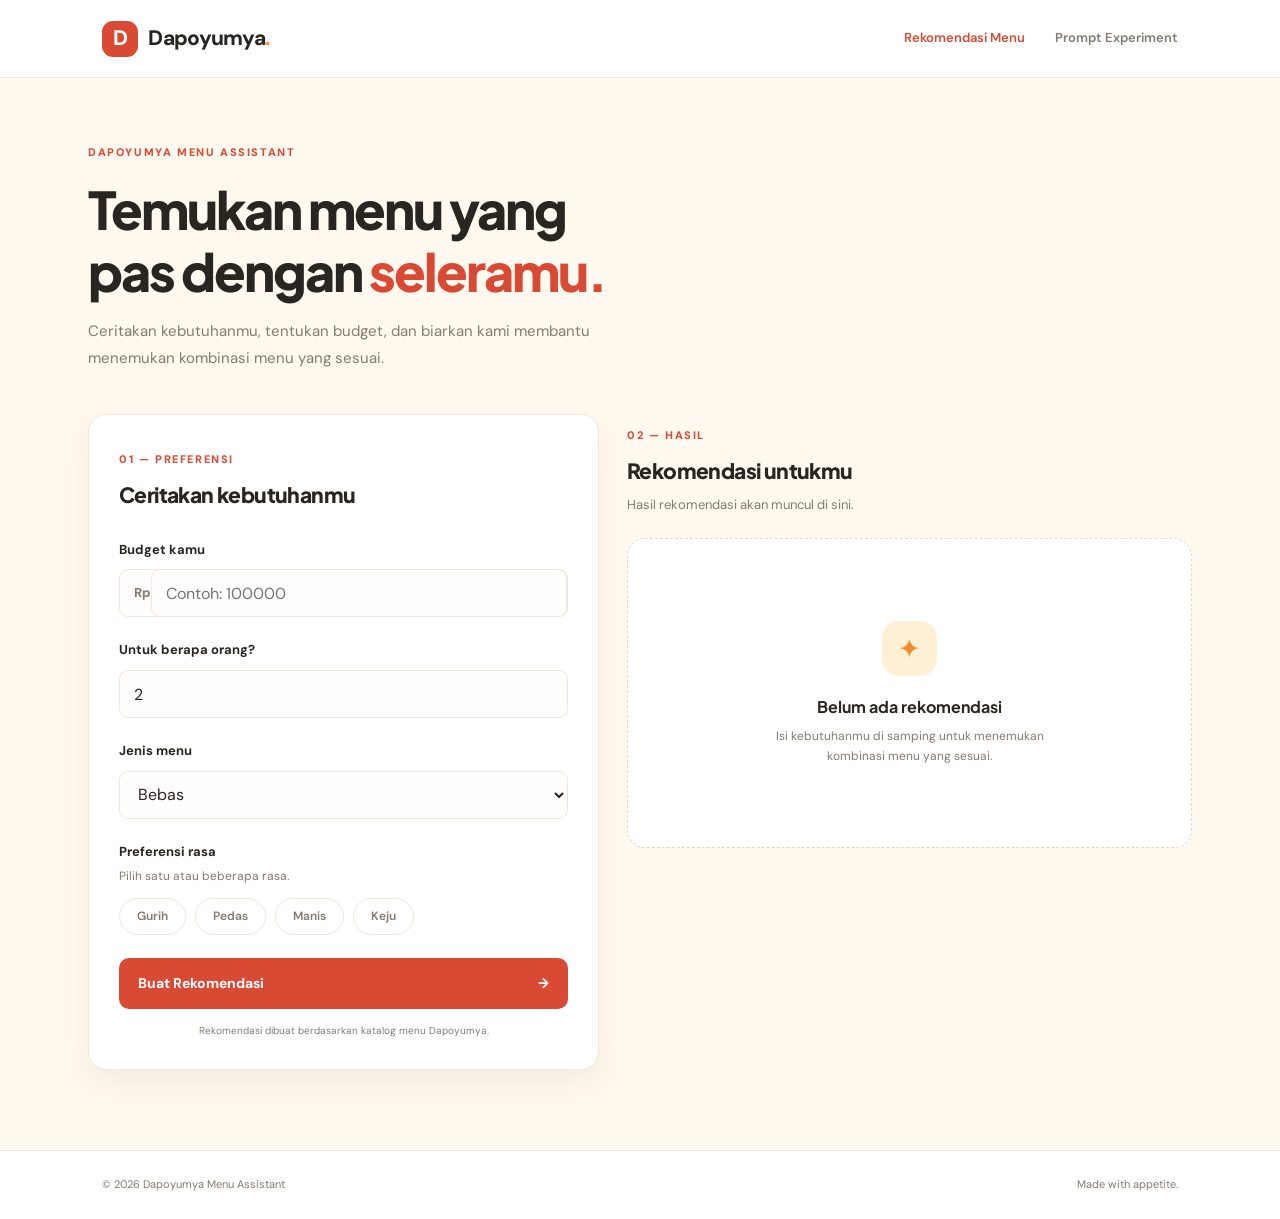
<file: frontend/index.html>
<!doctype html>
<html lang="id">
  <head>
    <meta charset="UTF-8" />
    <meta name="viewport" content="width=device-width, initial-scale=1.0" />
    <meta name="theme-color" content="#FFF9EF" />
    <title>Dapoyumya | Menu Assistant</title>
    <link rel="stylesheet" href="/frontend/css/style.css" />
  </head>
  <body>
    <header class="navbar">
      <a href="/frontend/" class="brand">
        <span class="brand-icon">D</span>
        <span>Dapoyumya<span class="brand-dot">.</span></span>
      </a>

      <nav class="nav-links">
        <a href="/frontend/" class="nav-link active">Rekomendasi Menu</a>
        <a href="/frontend/experiment.html" class="nav-link"
          >Prompt Experiment</a
        >
      </nav>
    </header>

    <main class="container">
      <section class="hero">
        <span class="eyebrow">DAPOYUMYA MENU ASSISTANT</span>
        <h1>Temukan menu yang<br />pas dengan <span>seleramu.</span></h1>
        <p>
          Ceritakan kebutuhanmu, tentukan budget, dan biarkan kami membantu
          menemukan kombinasi menu yang sesuai.
        </p>
      </section>

      <section class="recommendation-layout">
        <form id="recommendation-form" class="form-card">
          <div class="section-heading">
            <div>
              <span class="step-label">01 — PREFERENSI</span>
              <h2>Ceritakan kebutuhanmu</h2>
            </div>
          </div>

          <div class="form-group">
            <label for="budget">Budget kamu</label>
            <div class="input-with-prefix">
              <span>Rp</span>
              <input
                type="number"
                id="budget"
                min="1"
                placeholder="Contoh: 100000"
                required
              />
            </div>
          </div>

          <div class="form-group">
            <label for="people-count">Untuk berapa orang?</label>
            <input type="number" id="people-count" min="1" value="2" required />
          </div>

          <div class="form-group">
            <label for="menu-type">Jenis menu</label>
            <select id="menu-type">
              <option value="bebas">Bebas</option>
              <option value="dimsum premium">Dimsum Premium</option>
              <option value="dimsum reguler">Dimsum Reguler</option>
              <option value="dimsum family">Dimsum Family</option>
              <option value="favorit goreng">Favorit Goreng</option>
              <option value="frozen dimsum">Frozen Dimsum</option>
              <option value="frozen snack">Frozen Snack</option>
            </select>
          </div>

          <div class="form-group">
            <label>Preferensi rasa</label>
            <p class="field-hint">Pilih satu atau beberapa rasa.</p>

            <div class="taste-options">
              <label class="taste-option">
                <input type="checkbox" name="taste" value="gurih" />
                <span>Gurih</span>
              </label>
              <label class="taste-option">
                <input type="checkbox" name="taste" value="pedas" />
                <span>Pedas</span>
              </label>
              <label class="taste-option">
                <input type="checkbox" name="taste" value="manis" />
                <span>Manis</span>
              </label>
              <label class="taste-option">
                <input type="checkbox" name="taste" value="keju" />
                <span>Keju</span>
              </label>
            </div>
          </div>

          <button type="submit" id="submit-button" class="primary-button">
            <span>Buat Rekomendasi</span>
            <span aria-hidden="true">→</span>
          </button>

          <p class="privacy-note">
            Rekomendasi dibuat berdasarkan katalog menu Dapoyumya.
          </p>
        </form>

        <section class="result-section" aria-live="polite">
          <div class="result-heading">
            <span class="step-label">02 — HASIL</span>
            <h2>Rekomendasi untukmu</h2>
            <p>Hasil rekomendasi akan muncul di sini.</p>
          </div>

          <div id="result-container" class="empty-state">
            <div class="empty-icon">✦</div>
            <h3>Belum ada rekomendasi</h3>
            <p>
              Isi kebutuhanmu di samping untuk menemukan kombinasi menu yang
              sesuai.
            </p>
          </div>
        </section>
      </section>
    </main>

    <footer class="footer">
      <p>© 2026 Dapoyumya Menu Assistant</p>
      <span>Made with appetite.</span>
    </footer>

    <script src="/frontend/js/app.js"></script>
  </body>
</html>
</file>
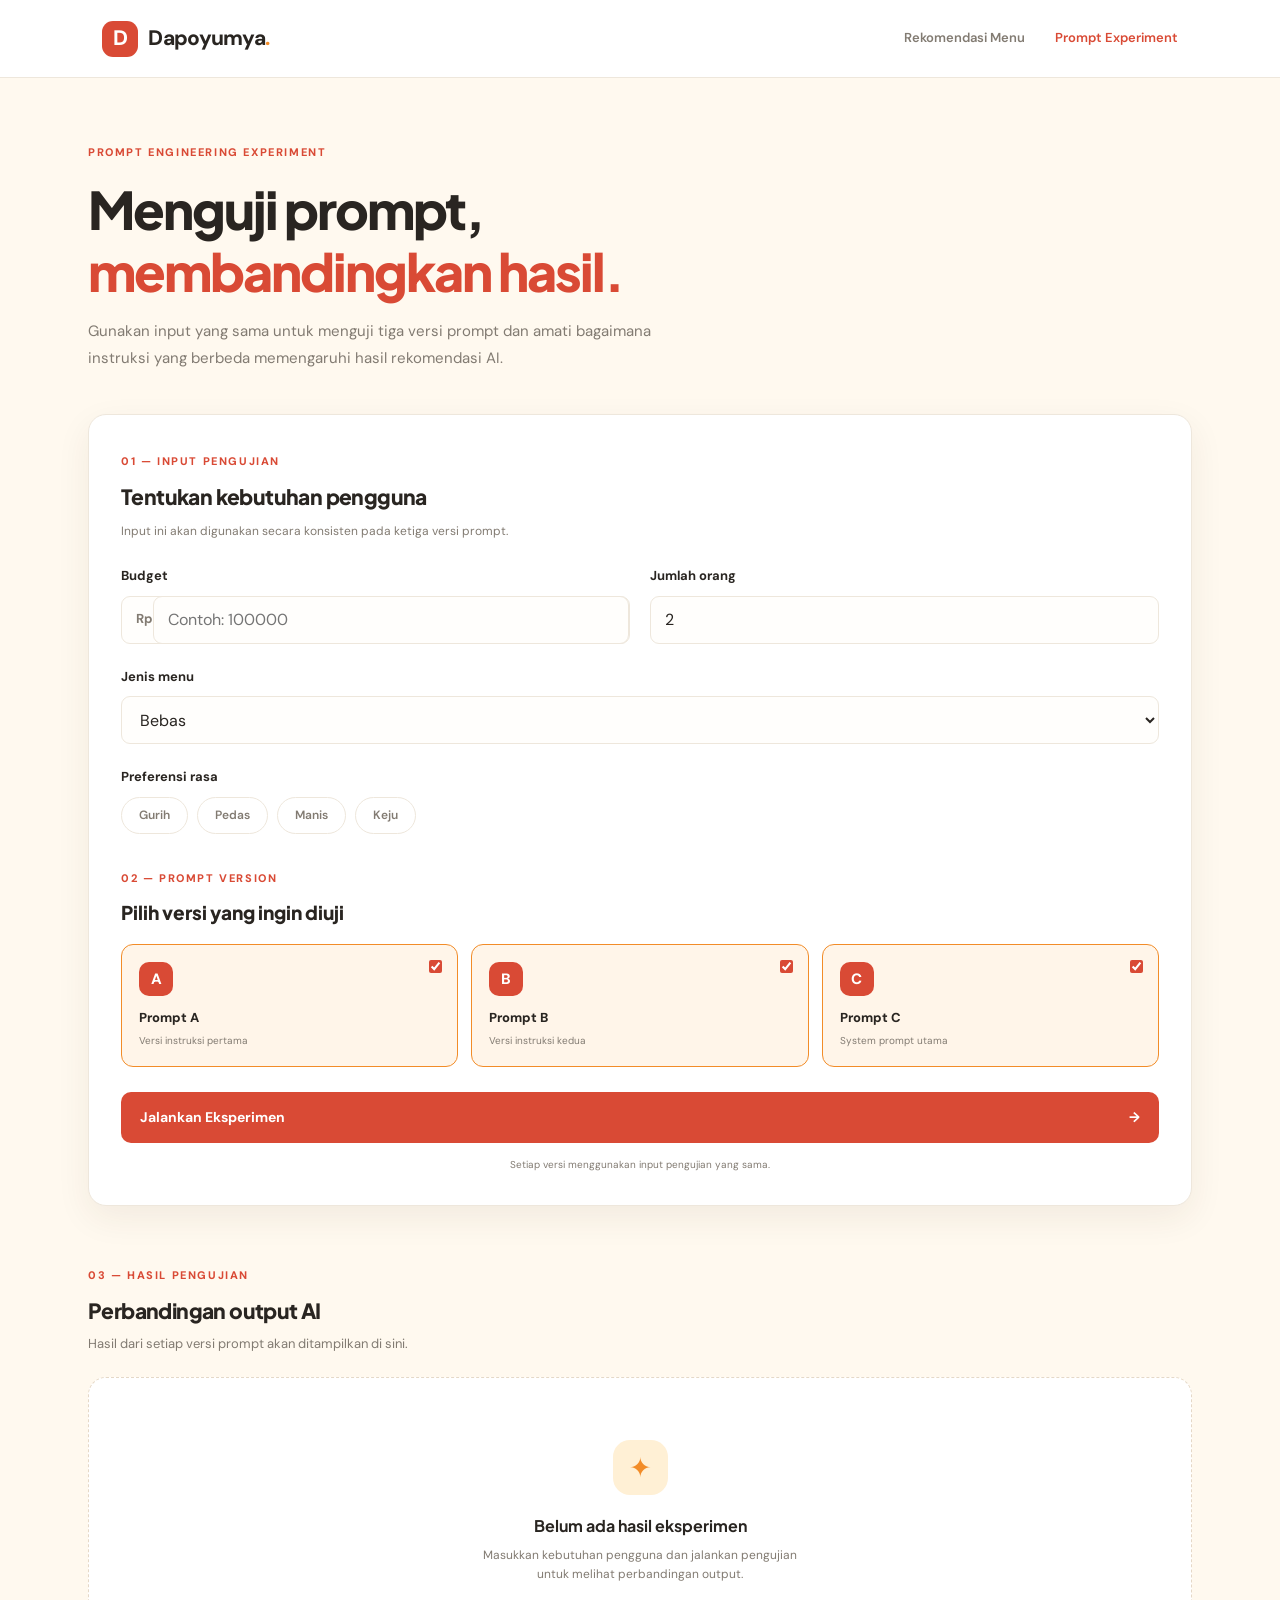
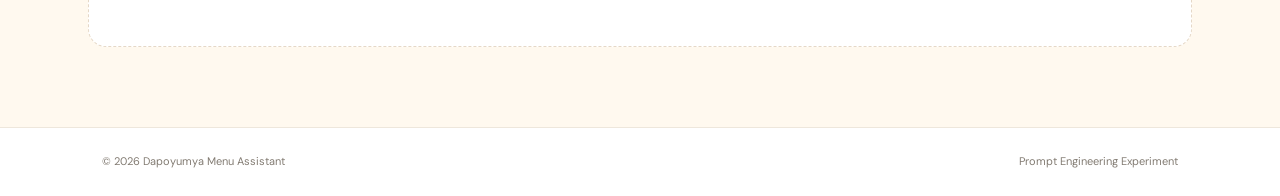
<file: frontend/experiment.html>
<!doctype html>
<html lang="id">
  <head>
    <meta charset="UTF-8" />
    <meta name="viewport" content="width=device-width, initial-scale=1.0" />
    <meta name="theme-color" content="#FFF9EF" />
    <title>Prompt Experiment | Dapoyumya</title>
    <link rel="stylesheet" href="/frontend/css/style.css" />
  </head>
  <body>
    <header class="navbar">
      <a href="/frontend/" class="brand">
        <span class="brand-icon">D</span>
        <span>Dapoyumya<span class="brand-dot">.</span></span>
      </a>

      <nav class="nav-links">
        <a href="/frontend/" class="nav-link">Rekomendasi Menu</a>
        <a href="/frontend/experiment.html" class="nav-link active"
          >Prompt Experiment</a
        >
      </nav>
    </header>

    <main class="container">
      <section class="hero">
        <span class="eyebrow">PROMPT ENGINEERING EXPERIMENT</span>
        <h1>Menguji prompt,<br /><span>membandingkan hasil.</span></h1>
        <p>
          Gunakan input yang sama untuk menguji tiga versi prompt dan amati
          bagaimana instruksi yang berbeda memengaruhi hasil rekomendasi AI.
        </p>
      </section>

      <section class="experiment-form-card">
        <div class="section-heading">
          <span class="step-label">01 — INPUT PENGUJIAN</span>
          <h2>Tentukan kebutuhan pengguna</h2>
          <p class="field-hint">
            Input ini akan digunakan secara konsisten pada ketiga versi prompt.
          </p>
        </div>

        <form id="experiment-form">
          <div class="experiment-input-grid">
            <div class="form-group">
              <label for="budget">Budget</label>
              <div class="input-with-prefix">
                <span>Rp</span>
                <input
                  type="number"
                  id="budget"
                  min="1"
                  placeholder="Contoh: 100000"
                  required
                />
              </div>
            </div>

            <div class="form-group">
              <label for="people-count">Jumlah orang</label>
              <input
                type="number"
                id="people-count"
                min="1"
                value="2"
                required
              />
            </div>

            <div class="form-group">
              <label for="menu-type">Jenis menu</label>
              <select id="menu-type">
                <option value="bebas">Bebas</option>
                <option value="dimsum premium">Dimsum Premium</option>
                <option value="dimsum reguler">Dimsum Reguler</option>
                <option value="dimsum family">Dimsum Family</option>
                <option value="favorit goreng">Favorit Goreng</option>
                <option value="frozen dimsum">Frozen Dimsum</option>
                <option value="frozen snack">Frozen Snack</option>
              </select>
            </div>
          </div>

          <div class="form-group">
            <label>Preferensi rasa</label>
            <div class="taste-options">
              <label class="taste-option">
                <input type="checkbox" name="taste" value="gurih" />
                <span>Gurih</span>
              </label>
              <label class="taste-option">
                <input type="checkbox" name="taste" value="pedas" />
                <span>Pedas</span>
              </label>
              <label class="taste-option">
                <input type="checkbox" name="taste" value="manis" />
                <span>Manis</span>
              </label>
              <label class="taste-option">
                <input type="checkbox" name="taste" value="keju" />
                <span>Keju</span>
              </label>
            </div>
          </div>

          <div class="prompt-version-heading">
            <span class="step-label">02 — PROMPT VERSION</span>
            <h2>Pilih versi yang ingin diuji</h2>
          </div>

          <div class="prompt-version-options">
            <label class="prompt-version-card">
              <input type="checkbox" name="prompt-version" value="A" checked />
              <span class="version-letter">A</span>
              <span class="version-name">Prompt A</span>
              <span class="version-description">Versi instruksi pertama</span>
            </label>

            <label class="prompt-version-card">
              <input type="checkbox" name="prompt-version" value="B" checked />
              <span class="version-letter">B</span>
              <span class="version-name">Prompt B</span>
              <span class="version-description">Versi instruksi kedua</span>
            </label>

            <label class="prompt-version-card">
              <input type="checkbox" name="prompt-version" value="C" checked />
              <span class="version-letter">C</span>
              <span class="version-name">Prompt C</span>
              <span class="version-description">System prompt utama</span>
            </label>
          </div>

          <button type="submit" id="experiment-button" class="primary-button">
            <span>Jalankan Eksperimen</span>
            <span aria-hidden="true">→</span>
          </button>

          <p class="privacy-note">
            Setiap versi menggunakan input pengujian yang sama.
          </p>
        </form>
      </section>

      <section class="experiment-results">
        <div class="result-heading">
          <span class="step-label">03 — HASIL PENGUJIAN</span>
          <h2>Perbandingan output AI</h2>
          <p>Hasil dari setiap versi prompt akan ditampilkan di sini.</p>
        </div>

        <div id="experiment-results-container" class="experiment-empty-state">
          <div class="empty-icon">✦</div>
          <h3>Belum ada hasil eksperimen</h3>
          <p>
            Masukkan kebutuhan pengguna dan jalankan pengujian untuk melihat
            perbandingan output.
          </p>
        </div>
      </section>
    </main>

    <footer class="footer">
      <p>© 2026 Dapoyumya Menu Assistant</p>
      <span>Prompt Engineering Experiment</span>
    </footer>

    <script src="/frontend/js/experiment.js"></script>
  </body>
</html>
</file>
<file: frontend/css/style.css>
@import url("https://fonts.googleapis.com/css2?family=DM+Sans:wght@400;500;600;700;800&family=Plus+Jakarta+Sans:wght@400;500;600;700;800&display=swap");

:root {
  --red: #d94a35;
  --red-dark: #b93828;
  --orange: #f28c28;
  --yellow: #f5c542;
  --cream: #fff9ef;
  --white: #ffffff;
  --dark: #292521;
  --muted: #827b72;
  --border: #eee7dc;
  --green: #477a55;
  --green-light: #edf5ec;
  --shadow: 0 12px 35px rgba(70, 48, 25, 0.07);
}

* {
  box-sizing: border-box;
  margin: 0;
  padding: 0;
}

body {
  font-family: "DM Sans", "Plus Jakarta Sans", sans-serif;
  background: var(--cream);
  color: var(--dark);
  min-height: 100vh;
  line-height: 1.6;
}

a {
  text-decoration: none;
  color: inherit;
}

button,
input,
select {
  font: inherit;
}

/* NAVIGATION */

.navbar {
  height: 78px;
  padding: 0 8%;
  display: flex;
  align-items: center;
  justify-content: space-between;
  background: var(--white);
  border-bottom: 1px solid var(--border);
}

.brand {
  display: flex;
  align-items: center;
  gap: 10px;
  font-size: 21px;
  font-weight: 800;
  letter-spacing: -0.7px;
}

.brand-icon {
  width: 36px;
  height: 36px;
  display: grid;
  place-items: center;
  background: var(--red);
  color: var(--white);
  border-radius: 11px;
  font-weight: 800;
}

.brand-dot {
  color: var(--orange);
}

.nav-links {
  display: flex;
  align-items: center;
  gap: 30px;
}

.nav-link {
  font-size: 13px;
  font-weight: 600;
  color: var(--muted);
  transition: 0.2s;
}

.nav-link:hover,
.nav-link.active {
  color: var(--red);
}

/* MAIN CONTAINER */

.container {
  max-width: 1160px;
  margin: 0 auto;
  padding: 60px 28px 80px;
}

/* HERO */

.hero {
  max-width: 690px;
  margin-bottom: 42px;
}

.eyebrow,
.step-label {
  color: var(--red);
  font-size: 11px;
  font-weight: 800;
  letter-spacing: 1.6px;
}

.hero h1 {
  margin-top: 14px;
  font-family: "Plus Jakarta Sans", sans-serif;
  font-size: clamp(34px, 5vw, 52px);
  line-height: 1.2;
  letter-spacing: -2px;
  font-weight: 800;
}

.hero h1 span {
  color: var(--red);
}

.hero p {
  margin-top: 16px;
  max-width: 570px;
  color: var(--muted);
  font-size: 15px;
  line-height: 1.8;
}

/* RECOMMENDATION LAYOUT */

.recommendation-layout {
  display: grid;
  grid-template-columns: 0.95fr 1.05fr;
  gap: 28px;
  align-items: start;
}

.form-card {
  background: var(--white);
  padding: 30px;
  border: 1px solid var(--border);
  border-radius: 18px;
  box-shadow: var(--shadow);
}

.section-heading {
  margin-bottom: 28px;
}

.section-heading h2,
.result-heading h2 {
  margin-top: 7px;
  font-family: "Plus Jakarta Sans", sans-serif;
  font-size: 21px;
  font-weight: 800;
  letter-spacing: -0.6px;
}

.form-group {
  margin-bottom: 23px;
}

.form-group > label {
  display: block;
  font-size: 13px;
  font-weight: 700;
  margin-bottom: 9px;
}

.form-group input[type="number"],
.form-group select {
  width: 100%;
  height: 48px;
  padding: 0 14px;
  color: var(--dark);
  background: #fffefc;
  border: 1px solid var(--border);
  border-radius: 9px;
  outline: none;
  transition: 0.2s;
}

.form-group input:focus,
.form-group select:focus {
  border-color: var(--orange);
  box-shadow: 0 0 0 3px rgba(242, 140, 40, 0.12);
}

.input-with-prefix {
  display: flex;
  align-items: center;
  height: 48px;
  padding-left: 14px;
  border: 1px solid var(--border);
  border-radius: 9px;
  background: #fffefc;
  transition: 0.2s;
}

.input-with-prefix:focus-within {
  border-color: var(--orange);
  box-shadow: 0 0 0 3px rgba(242, 140, 40, 0.12);
}

.input-with-prefix span {
  color: var(--muted);
  font-size: 13px;
  font-weight: 700;
}

.input-with-prefix input {
  width: 100%;
  height: 100%;
  padding: 0 12px;
  border: none;
  outline: none;
  background: transparent;
  color: var(--dark);
}

.field-hint {
  color: var(--muted);
  font-size: 12px;
  margin-top: -5px;
  margin-bottom: 12px;
}

/* TASTE OPTIONS */

.taste-options {
  display: flex;
  flex-wrap: wrap;
  gap: 9px;
}

.taste-option input {
  display: none;
}

.taste-option span {
  display: inline-block;
  padding: 8px 17px;
  border: 1px solid var(--border);
  border-radius: 30px;
  color: var(--muted);
  font-size: 12px;
  font-weight: 600;
  cursor: pointer;
  transition: 0.2s;
}

.taste-option span:hover {
  border-color: var(--orange);
  color: var(--red);
}

.taste-option input:checked + span {
  background: #fff1e4;
  border-color: var(--orange);
  color: var(--red-dark);
}

/* BUTTON */

.primary-button {
  width: 100%;
  height: 51px;
  display: flex;
  align-items: center;
  justify-content: space-between;
  padding: 0 19px;
  border: none;
  border-radius: 10px;
  background: var(--red);
  color: var(--white);
  font-size: 14px;
  font-weight: 700;
  cursor: pointer;
  transition: 0.2s;
}

.primary-button:hover {
  background: var(--red-dark);
  transform: translateY(-1px);
}

.primary-button:disabled {
  opacity: 0.65;
  cursor: wait;
  transform: none;
}

.privacy-note {
  margin-top: 14px;
  text-align: center;
  color: var(--muted);
  font-size: 10px;
}

/* RESULT SECTION */

.result-section {
  min-width: 0;
}

.result-heading {
  margin: 7px 0 23px;
}

.result-heading p {
  margin-top: 7px;
  color: var(--muted);
  font-size: 13px;
}

.empty-state {
  min-height: 310px;
  display: flex;
  flex-direction: column;
  justify-content: center;
  align-items: center;
  padding: 35px;
  text-align: center;
  background: var(--white);
  border: 1px dashed #e5d8c7;
  border-radius: 18px;
}

.empty-icon {
  width: 55px;
  height: 55px;
  display: grid;
  place-items: center;
  margin-bottom: 18px;
  border-radius: 17px;
  background: #fff0d5;
  color: var(--orange);
  font-size: 27px;
}

.empty-state h3 {
  font-family: "Plus Jakarta Sans", sans-serif;
  font-size: 16px;
}

.empty-state p {
  max-width: 270px;
  margin-top: 8px;
  color: var(--muted);
  font-size: 12px;
}

/* FOOTER */

.footer {
  display: flex;
  justify-content: space-between;
  gap: 15px;
  padding: 25px 8%;
  background: var(--white);
  border-top: 1px solid var(--border);
  color: var(--muted);
  font-size: 11px;
}

/* RESPONSIVE */

@media (max-width: 800px) {
  .navbar {
    padding: 0 5%;
  }

  .container {
    padding: 42px 20px 60px;
  }

  .recommendation-layout {
    grid-template-columns: 1fr;
  }

  .hero h1 {
    letter-spacing: -1.4px;
  }
}

@media (max-width: 480px) {
  .navbar {
    height: auto;
    min-height: 72px;
    padding: 15px 18px;
    flex-wrap: wrap;
    gap: 14px;
  }

  .nav-links {
    width: 100%;
    gap: 20px;
  }

  .form-card {
    padding: 22px 18px;
  }

  .footer {
    flex-direction: column;
    padding: 22px;
  }
}

/* FORM FIELD HINT */
.section-heading .field-hint {
  margin-top: 8px;
  line-height: 1.6;
}

/* EXPERIMENT FORM */
.experiment-form-card {
  padding: 32px;
  background: var(--white);
  border: 1px solid var(--border);
  border-radius: 18px;
  box-shadow: var(--shadow);
}

.experiment-form-card .section-heading {
  margin-bottom: 25px;
}

.experiment-input-grid {
  display: grid;
  grid-template-columns: repeat(2, 1fr);
  gap: 0 20px;
}

.experiment-input-grid .form-group:last-child {
  grid-column: 1 / -1;
}

.prompt-version-heading {
  margin: 30px 0 17px;
}

.prompt-version-heading h2 {
  margin-top: 7px;
  font-family: "Plus Jakarta Sans", sans-serif;
  font-size: 19px;
  font-weight: 800;
}

.prompt-version-options {
  display: grid;
  grid-template-columns: repeat(3, 1fr);
  gap: 13px;
  margin-bottom: 25px;
}

.prompt-version-card {
  position: relative;
  display: flex;
  flex-direction: column;
  align-items: flex-start;
  padding: 17px;
  border: 1px solid var(--border);
  border-radius: 12px;
  background: #fffefc;
  cursor: pointer;
  transition: 0.2s;
}

.prompt-version-card:hover {
  border-color: var(--orange);
}

.prompt-version-card input {
  position: absolute;
  top: 15px;
  right: 15px;
  accent-color: var(--red);
}

.prompt-version-card:has(input:checked) {
  border-color: var(--orange);
  background: #fff5e9;
}

.version-letter {
  width: 34px;
  height: 34px;
  display: grid;
  place-items: center;
  margin-bottom: 12px;
  border-radius: 10px;
  background: var(--red);
  color: white;
  font-size: 15px;
  font-weight: 800;
}

.version-name {
  font-size: 13px;
  font-weight: 800;
}

.version-description {
  margin-top: 4px;
  color: var(--muted);
  font-size: 10px;
}

/* EXPERIMENT RESULTS */
.experiment-results {
  margin-top: 55px;
}

.experiment-results .result-heading {
  margin-bottom: 22px;
}

.experiment-empty-state {
  min-height: 270px;
  display: flex;
  flex-direction: column;
  justify-content: center;
  align-items: center;
  padding: 30px;
  text-align: center;
  background: white;
  border: 1px dashed #e5d8c7;
  border-radius: 18px;
}

.experiment-empty-state h3 {
  font-family: "Plus Jakarta Sans", sans-serif;
  font-size: 16px;
}

.experiment-empty-state p {
  max-width: 330px;
  margin-top: 8px;
  color: var(--muted);
  font-size: 12px;
}

.experiment-results-grid {
  display: grid;
  grid-template-columns: repeat(2, minmax(0, 1fr));
  gap: 18px;
}

.experiment-result-card {
  min-width: 0;
  padding: 22px;
  background: white;
  border: 1px solid var(--border);
  border-radius: 15px;
  box-shadow: var(--shadow);
}

.experiment-result-header {
  display: flex;
  align-items: center;
  gap: 12px;
  margin-bottom: 20px;
}

.experiment-result-header .version-letter {
  flex-shrink: 0;
  margin: 0;
}

.experiment-result-header h3 {
  font-family: "Plus Jakarta Sans", sans-serif;
  font-size: 16px;
}

.output-label {
  margin-bottom: 9px;
  color: var(--red);
  font-size: 10px;
  font-weight: 800;
  letter-spacing: 1.2px;
}

.experiment-output {
  max-height: 480px;
  overflow: auto;
  padding: 15px;
  border-radius: 9px;
  background: #fff9ef;
  color: var(--dark);
  font-family: "DM Sans", sans-serif;
  font-size: 12px;
  line-height: 1.8;
  white-space: pre-wrap;
  overflow-wrap: anywhere;
}

.error-card {
  border-color: #e9b5aa;
  background: #fff7f5;
}

.error-card h3 {
  color: var(--red);
  margin-bottom: 8px;
  font-size: 15px;
}

.error-card p {
  color: var(--muted);
  font-size: 12px;
}

/* RECOMMENDATION RESULTS */
.recommendation-results {
  display: flex;
  flex-direction: column;
  gap: 18px;
}

.main-result,
.alternative-card {
  padding: 23px;
  background: white;
  border: 1px solid var(--border);
  border-radius: 15px;
  box-shadow: var(--shadow);
}

.result-title {
  margin-top: 7px;
  font-family: "Plus Jakarta Sans", sans-serif;
  font-size: 18px;
  font-weight: 800;
}

.recommendation-reason {
  margin-top: 12px;
  color: var(--muted);
  font-size: 13px;
  line-height: 1.8;
}

.menu-list {
  display: grid;
  gap: 10px;
  margin-top: 17px;
}

.menu-card {
  padding: 15px;
  border: 1px solid var(--border);
  border-radius: 10px;
  background: #fffefc;
}

.menu-name {
  font-size: 13px;
  font-weight: 800;
}

.menu-details {
  display: flex;
  flex-wrap: wrap;
  gap: 7px;
  margin-top: 9px;
}

.menu-tag {
  padding: 4px 9px;
  border-radius: 20px;
  background: #fff1e4;
  color: var(--red-dark);
  font-size: 10px;
  font-weight: 600;
}

.menu-price,
.menu-subtotal {
  margin-top: 8px;
  color: var(--muted);
  font-size: 11px;
}

.menu-subtotal {
  color: var(--dark);
  font-weight: 700;
}

.total-price {
  margin-top: 18px;
  padding-top: 15px;
  border-top: 1px solid var(--border);
  color: var(--red);
  font-size: 16px;
  font-weight: 800;
}

.budget-status {
  display: inline-block;
  margin-top: 10px;
  padding: 6px 10px;
  border-radius: 20px;
  background: #fff1e4;
  color: var(--red-dark);
  font-size: 10px;
  font-weight: 700;
}

.alternatives-section {
  display: grid;
  gap: 13px;
}

.alternatives-section > .result-title {
  margin-bottom: 2px;
}

.alternative-card h4 {
  font-size: 14px;
  font-weight: 800;
}

.alternative-card > p {
  margin-top: 8px;
  color: var(--muted);
  font-size: 12px;
  line-height: 1.7;
}

/* RESULT MESSAGES */
.result-message-container {
  padding: 25px;
  border: 1px solid #e9b5aa;
  border-radius: 14px;
  background: #fff7f5;
}

.result-message h3 {
  color: var(--red);
  font-size: 15px;
}

.result-message p {
  margin-top: 8px;
  color: var(--muted);
  font-size: 12px;
  line-height: 1.7;
}

.experiment-loading {
  padding: 30px;
  text-align: center;
  background: white;
  border: 1px solid var(--border);
  border-radius: 15px;
}

.experiment-loading h3 {
  font-size: 15px;
}

.experiment-loading p {
  margin-top: 8px;
  color: var(--muted);
  font-size: 12px;
}

/* RESPONSIVE EXPERIMENT */
@media (max-width: 800px) {
  .experiment-results-grid {
    grid-template-columns: 1fr;
  }

  .prompt-version-options {
    grid-template-columns: 1fr;
  }
}

@media (max-width: 480px) {
  .experiment-form-card {
    padding: 22px 18px;
  }

  .experiment-input-grid {
    grid-template-columns: 1fr;
  }

  .experiment-input-grid .form-group:last-child {
    grid-column: auto;
  }

  .main-result,
  .alternative-card,
  .experiment-result-card {
    padding: 18px;
  }
}
</file>
